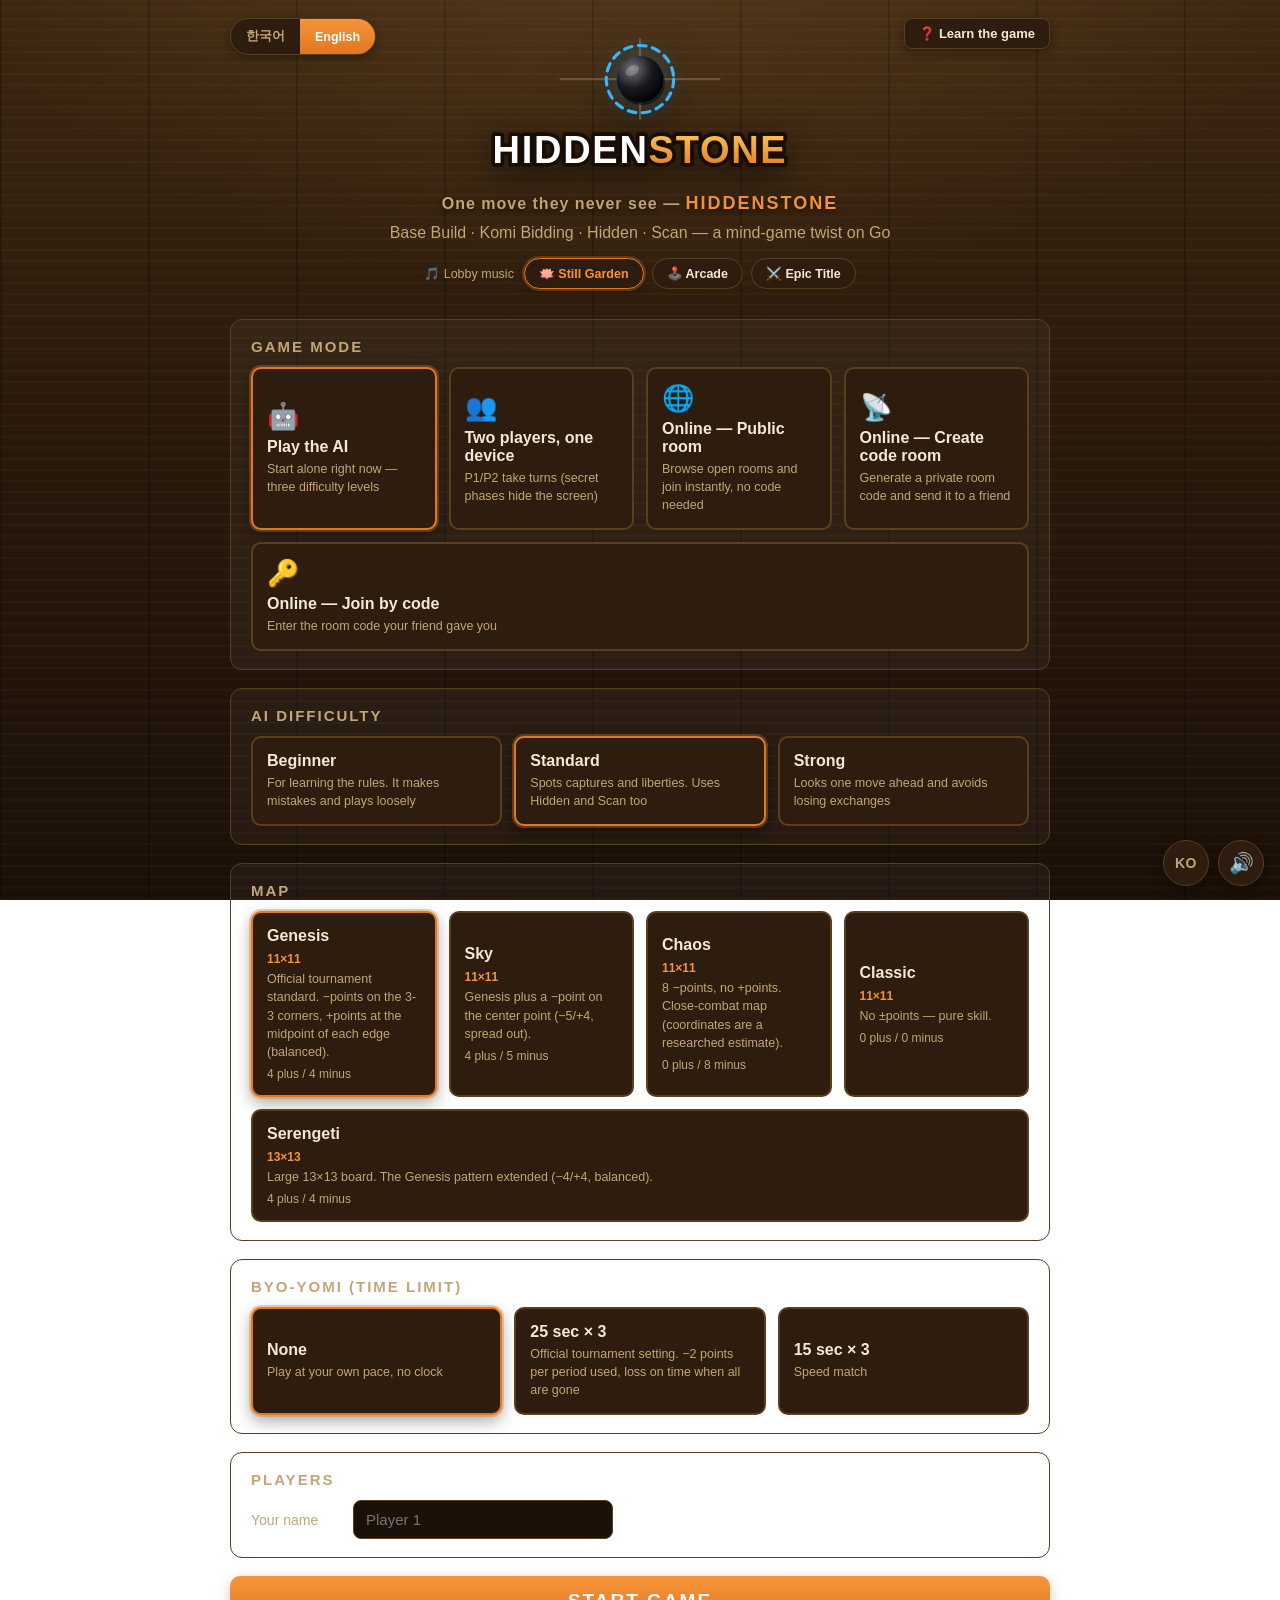
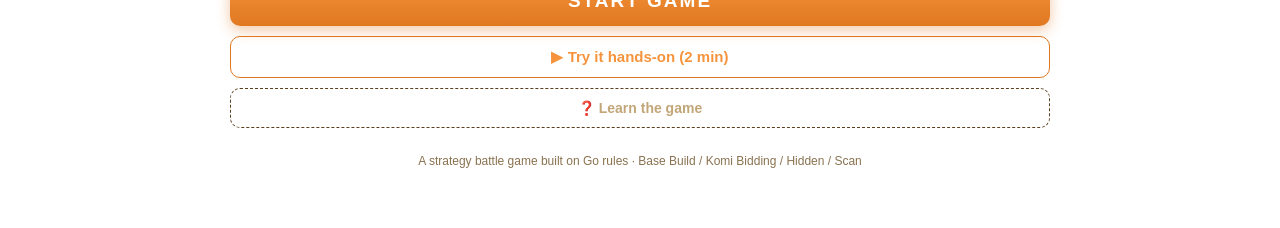
<file: index.html>
<!DOCTYPE html>
<html lang="ko">
<head>
<meta charset="UTF-8" />
<meta name="viewport" content="width=device-width, initial-scale=1.0" />
<title>히든스톤 HIDDENSTONE — 전략 바둑 대전</title>
<meta name="description" content="HIDDENSTONE — Go with a mind game. Base Build, Turn Bidding, Hidden and Scan." />
<meta name="theme-color" content="#1b1008" />
<link rel="icon" href="favicon.ico" sizes="any" />
<link rel="icon" type="image/png" href="assets/icon-192.png" sizes="192x192" />
<link rel="apple-touch-icon" href="assets/icon-180.png" />
<meta name="apple-mobile-web-app-capable" content="yes" />
<meta name="apple-mobile-web-app-status-bar-style" content="black-translucent" />
<meta name="apple-mobile-web-app-title" content="HIDDENSTONE" />
<meta name="mobile-web-app-capable" content="yes" />
<link rel="manifest" href="manifest.webmanifest" />
<link rel="stylesheet" href="css/style.css?v=9" />
<!-- 온라인 멀티플레이용 PeerJS / 공개 로비용 MQTT (둘 다 MIT, vendor/ 에 자체 호스팅).
     CDN을 쓰면 unpkg 장애·사내 방화벽에 막히고 오프라인에서도 못 쓴다. -->
<script src="vendor/peerjs-1.5.4.min.js"></script>
<script src="vendor/mqtt-5.10.1.min.js"></script>
</head>
<body>

<!-- ================= 로비 ================= -->
<div id="screen-lobby">
  <div class="lobby-top">
    <div class="lang-switch" id="lang-switch">
      <button class="lang-chip" data-lang="ko">한국어</button>
      <button class="lang-chip" data-lang="en">English</button>
    </div>
    <button id="btn-help-lobby" class="small-btn lobby-help-btn" data-i18n="guide.open">❓ 게임 배우기</button>
  </div>

  <header class="lobby-head">
    <h1 class="logo-wrap" aria-label="HIDDENSTONE">
      <svg class="logo-svg" viewBox="0 0 440 172" xmlns="http://www.w3.org/2000/svg" role="img">
        <defs>
          <linearGradient id="hsWord" x1="0" y1="0" x2="0" y2="1">
            <stop offset="0" stop-color="#ffc85e"/>
            <stop offset="1" stop-color="#e07820"/>
          </linearGradient>
          <radialGradient id="hsStone" cx="34%" cy="28%" r="78%">
            <stop offset="0" stop-color="#74747c"/>
            <stop offset="0.52" stop-color="#1b1b20"/>
            <stop offset="1" stop-color="#000000"/>
          </radialGradient>
          <radialGradient id="hsGlow" cx="50%" cy="50%" r="50%">
            <stop offset="0" stop-color="#38b6ff" stop-opacity="0.40"/>
            <stop offset="0.6" stop-color="#38b6ff" stop-opacity="0.10"/>
            <stop offset="1" stop-color="#38b6ff" stop-opacity="0"/>
          </radialGradient>
        </defs>

        <!-- 바둑판 교차점 -->
        <g stroke="#a07c46" stroke-opacity="0.5" stroke-width="2.5" stroke-linecap="round">
          <line x1="128" y1="50" x2="312" y2="50"/>
          <line x1="220" y1="4" x2="220" y2="96"/>
        </g>

        <!-- 히든 오라 -->
        <circle cx="220" cy="50" r="54" fill="url(#hsGlow)"/>

        <!-- 히든 표식: 점선 링 (게임 내 히든 돌 표기와 동일한 언어) -->
        <circle cx="220" cy="50" r="39" fill="none" stroke="#38b6ff" stroke-width="3.6"
                stroke-dasharray="9 7.5" stroke-linecap="round"/>

        <!-- 바둑돌 -->
        <ellipse cx="222" cy="54" rx="27" ry="26" fill="#000" opacity="0.45"/>
        <circle cx="220" cy="50" r="27" fill="url(#hsStone)"/>
        <ellipse cx="211" cy="40" rx="8.5" ry="5.5" fill="#ffffff" opacity="0.20"
                 transform="rotate(-30 211 40)"/>

        <!-- 워드마크 -->
        <text x="220" y="147" text-anchor="middle" font-size="44" font-weight="900"
              letter-spacing="2" stroke="#170d04" stroke-width="8.5"
              paint-order="stroke" stroke-linejoin="round"
              font-family="'Arial Black','Segoe UI',sans-serif">
          <tspan fill="#ffffff">HIDDEN</tspan><tspan fill="url(#hsWord)">STONE</tspan>
        </text>
      </svg>
      <span class="logo-ko" data-i18n-html="app.subtitle">보이지 않는 한 수, <b>히든스톤</b></span>
    </h1>
    <p class="tagline" data-i18n="app.tagline">베이스빌드 · 턴베팅 · 히든 · 스캔 — 심리전이 있는 바둑</p>
    <div class="bgm-row">
      <span class="bgm-label" data-i18n="lobby.bgmLabel">🎵 로비 음악</span>
      <button class="bgm-chip" data-bgm="zen" data-i18n="bgm.zen">🪷 고요한 기원</button>
      <button class="bgm-chip" data-bgm="arcade" data-i18n="bgm.arcade">🕹️ 아케이드</button>
      <button class="bgm-chip" data-bgm="epic" data-i18n="bgm.epic">⚔️ 에픽 타이틀</button>
    </div>
  </header>

  <section class="lobby-section">
    <h2 data-i18n="lobby.modeHead">게임 모드</h2>
    <div class="mode-row">
      <button type="button" class="mode-card selected" data-mode="ai">
        <div class="mode-icon">🤖</div>
        <div class="mode-name" data-i18n="mode.ai.name">AI와 대전</div>
        <div class="mode-desc" data-i18n="mode.ai.desc">혼자서 바로 시작 — 난이도 3단계</div>
      </button>
      <button type="button" class="mode-card" data-mode="hotseat">
        <div class="mode-icon">👥</div>
        <div class="mode-name" data-i18n="mode.hotseat.name">같은 기기에서 2인</div>
        <div class="mode-desc" data-i18n="mode.hotseat.desc">1P/2P가 번갈아 조작 (비밀 단계는 화면 가림)</div>
      </button>
      <button type="button" class="mode-card" data-mode="public">
        <div class="mode-icon">🌐</div>
        <div class="mode-name" data-i18n="mode.public.name">온라인 — 공개방</div>
        <div class="mode-desc" data-i18n="mode.public.desc">열린 방을 목록에서 보고 코드 없이 바로 참가</div>
      </button>
      <button type="button" class="mode-card" data-mode="host">
        <div class="mode-icon">📡</div>
        <div class="mode-name" data-i18n="mode.host.name">온라인 — 코드방 만들기</div>
        <div class="mode-desc" data-i18n="mode.host.desc">비공개 방 코드를 만들어 친구에게 전달</div>
      </button>
      <button type="button" class="mode-card" data-mode="guest">
        <div class="mode-icon">🔑</div>
        <div class="mode-name" data-i18n="mode.guest.name">온라인 — 코드로 참가</div>
        <div class="mode-desc" data-i18n="mode.guest.desc">친구에게 받은 방 코드로 접속</div>
      </button>
    </div>
    <p id="online-fairplay" style="display:none" class="fairplay-note" data-i18n-html="lobby.fairplay">—</p>
    <p id="online-warn" style="display:none" class="warn-note" data-i18n="lobby.onlineWarn">
      ⚠ PeerJS 라이브러리를 불러오지 못해 온라인 모드를 사용할 수 없습니다. 인터넷 연결을 확인하세요.
    </p>
    <div id="join-row" class="input-row" style="display:none">
      <label data-i18n="lobby.codeLabel">방 코드</label>
      <input id="join-code" type="text" maxlength="8" data-i18n-ph="lobby.codePh" placeholder="예: A3K7Q" autocomplete="off" />
    </div>

    <!-- 공개방 로비 -->
    <div id="online-public" style="display:none">
      <div class="lobby-bar">
        <span id="lobby-status" class="lobby-status" data-i18n="lobby.connecting">로비에 연결하는 중…</span>
        <button id="btn-create-public" class="mini-btn primary" data-i18n="lobby.createPublic">＋ 공개방 만들기</button>
        <button id="btn-refresh-public" class="mini-btn" data-i18n-title="lobby.refresh" title="목록 새로고침">↻</button>
      </div>
      <div id="room-list" class="room-list">
        <div class="room-empty" data-i18n="lobby.connecting">로비에 연결하는 중…</div>
      </div>
    </div>
  </section>

  <section class="lobby-section" id="ai-section">
    <h2 data-i18n="lobby.aiHead">AI 난이도</h2>
    <div class="mode-row">
      <button type="button" class="ai-card mode-card" data-level="easy">
        <div class="mode-name" data-i18n="ai.easy.name">입문</div>
        <div class="mode-desc" data-i18n="ai.easy.desc">규칙을 익히는 중이라면. 실수도 하고 느슨하게 둡니다</div>
      </button>
      <button type="button" class="ai-card mode-card selected" data-level="normal">
        <div class="mode-name" data-i18n="ai.normal.name">보통</div>
        <div class="mode-desc" data-i18n="ai.normal.desc">따냄·활로를 챕니다. 히든과 스캔도 씁니다</div>
      </button>
      <button type="button" class="ai-card mode-card" data-level="hard">
        <div class="mode-name" data-i18n="ai.hard.name">고수</div>
        <div class="mode-desc" data-i18n="ai.hard.desc">한 수 앞을 내다보고 손해 보는 수를 피합니다</div>
      </button>
    </div>
  </section>

  <section class="lobby-section" id="map-section">
    <h2 data-i18n="lobby.mapHead">맵 선택</h2>
    <div id="map-list" class="map-row"></div>
  </section>

  <section class="lobby-section" id="byo-section">
    <h2 data-i18n="lobby.byoHead">초읽기 (시간제)</h2>
    <div class="mode-row">
      <button type="button" class="byo-card mode-card selected" data-sec="0">
        <div class="mode-name" data-i18n="byo.none.name">없음</div>
        <div class="mode-desc" data-i18n="byo.none.desc">시간 제한 없이 편하게</div>
      </button>
      <button type="button" class="byo-card mode-card" data-sec="25">
        <div class="mode-name" data-i18n="byo.25.name">25초 × 3회</div>
        <div class="mode-desc" data-i18n="byo.25.desc">정식 대회 규격. 초읽기 소진 시 −2점, 전부 소진 시 시간패</div>
      </button>
      <button type="button" class="byo-card mode-card" data-sec="15">
        <div class="mode-name" data-i18n="byo.15.name">15초 × 3회</div>
        <div class="mode-desc" data-i18n="byo.15.desc">스피드전</div>
      </button>
    </div>
  </section>

  <section class="lobby-section" id="record-section" style="display:none">
    <h2 data-i18n="lobby.recordHead">내 전적</h2>
    <div class="rec-summary">
      <div class="rec-stat"><div class="rec-num" id="rec-games">0</div>
        <div class="rec-cap" data-i18n="rec.games">대국</div></div>
      <div class="rec-stat"><div class="rec-num win" id="rec-wins">0</div>
        <div class="rec-cap" data-i18n="rec.wins">승</div></div>
      <div class="rec-stat"><div class="rec-num loss" id="rec-losses">0</div>
        <div class="rec-cap" data-i18n="rec.losses">패</div></div>
      <div class="rec-stat"><div class="rec-num rate" id="rec-rate">-</div>
        <div class="rec-cap" data-i18n="rec.winRate">승률</div></div>
    </div>
    <div class="rec-bymode" id="rec-bymode"></div>
    <h3 class="rec-sub" data-i18n="lobby.recentHead">최근 대국</h3>
    <div id="recent-list" class="recent-list"></div>
    <p class="rec-note" data-i18n-html="rec.localNote">—</p>
  </section>

  <section class="lobby-section">
    <h2 data-i18n="lobby.playerHead">플레이어</h2>
    <div class="input-row">
      <label id="name-p1-label" data-i18n="label.p1">1P 이름</label>
      <input id="name-p1" type="text" maxlength="12" data-i18n-ph="name.p1" placeholder="플레이어 1" />
    </div>
    <div class="input-row" id="name-p2-row" style="display:none">
      <label data-i18n="label.p2">2P 이름</label>
      <input id="name-p2" type="text" maxlength="12" data-i18n-ph="name.p2" placeholder="플레이어 2" />
    </div>
  </section>

  <button id="btn-start" class="big-btn" data-i18n="lobby.start">게임 시작</button>
  <button id="btn-tutorial" class="learn-btn primary-learn" data-i18n="tut.open">▶ 직접 해보기 (2분)</button>
  <button id="btn-learn" class="learn-btn" data-i18n="guide.open">❓ 게임 배우기</button>

  <footer class="lobby-foot" data-i18n="app.footer">
    바둑 룰 기반 전략 대전 게임 · 베이스빌드 / 턴베팅 / 히든 / 스캔
  </footer>
</div>

<!-- ================= 게임 ================= -->
<div id="screen-game" class="hidden">
  <div id="tut-bar" class="tut-bar hidden">
    <div class="tut-n" id="tut-n">1 / 6</div>
    <div class="tut-text">
      <div class="tut-title" id="tut-title">—</div>
      <div class="tut-body" id="tut-body">—</div>
    </div>
    <div class="tut-btns">
      <button id="btn-tut-next" class="mini-btn primary" data-i18n="tut.next">다음 →</button>
      <button id="btn-tut-quit" class="mini-btn" data-i18n="tut.skip">튜토리얼 종료</button>
    </div>
  </div>

  <header class="game-head">
    <span id="phase-chip" class="chip" data-i18n="phase.base">베이스빌드</span>
    <span id="status-msg">-</span>
    <span class="head-btns">
      <button id="btn-help" class="small-btn" data-i18n="btn.rules">규칙</button>
      <button id="btn-leave" class="small-btn" data-i18n="btn.leave">나가기</button>
    </span>
  </header>

  <div class="game-body">
    <!-- 흑 패널 -->
    <aside id="panel-black" class="player-panel">
      <div class="p-stone black"></div>
      <div class="p-name" data-i18n="name.p1">플레이어 1</div>
      <div class="p-clock">00:00</div>
      <div class="p-score">0</div>
      <div class="p-detail"></div>
      <div class="p-btns">
        <button class="btn-hidden"><b>H</b> <span data-i18n="btn.hidden">히든</span> <span class="cnt">1</span></button>
        <button class="btn-scan"><b>S</b> <span data-i18n="btn.scan">스캔</span> <span class="cnt">1</span></button>
      </div>
    </aside>

    <!-- 보드 -->
    <main class="board-wrap">
      <canvas id="board" tabindex="0" role="application"
        aria-label="Game board — arrow keys move the cursor, Enter or Space plays"></canvas>
    </main>

    <!-- 백 패널 -->
    <aside id="panel-white" class="player-panel">
      <div class="p-stone white"></div>
      <div class="p-name" data-i18n="name.p2">플레이어 2</div>
      <div class="p-clock">00:00</div>
      <div class="p-score">0</div>
      <div class="p-detail"></div>
      <div class="p-btns">
        <button class="btn-hidden"><b>H</b> <span data-i18n="btn.hidden">히든</span> <span class="cnt">1</span></button>
        <button class="btn-scan"><b>S</b> <span data-i18n="btn.scan">스캔</span> <span class="cnt">1</span></button>
      </div>
    </aside>
  </div>

  <footer class="game-foot">
    <button id="btn-confirm" class="foot-btn primary">—</button>
    <button id="btn-pass" class="foot-btn" style="display:none" data-i18n="btn.pass">패스</button>
    <button id="btn-resume" class="foot-btn" style="display:none" data-i18n="btn.resume">대국 재개</button>
    <button id="btn-resign" class="foot-btn danger" data-i18n="btn.resign">기권</button>
  </footer>
</div>

<!-- ================= 기보 다시보기 ================= -->
<div id="screen-replay" class="hidden">
  <header class="rp-head">
    <button id="btn-rp-back" class="small-btn" data-i18n="replay.back">← 로비</button>
    <div class="rp-title">
      <span id="rp-title">—</span>
      <span id="rp-meta" class="rp-meta">—</span>
    </div>
  </header>

  <div class="rp-body">
    <main class="rp-board-wrap"><canvas id="replay-board"></canvas></main>
    <aside class="rp-side">
      <div class="rp-score">
        <div class="rp-sc"><span class="rp-dot black"></span>
          <span class="rp-sc-name" id="rp-name-b">-</span>
          <span class="rp-sc-num" id="rp-score-b">0</span></div>
        <div class="rp-sc"><span class="rp-dot white"></span>
          <span class="rp-sc-name" id="rp-name-w">-</span>
          <span class="rp-sc-num" id="rp-score-w">0</span></div>
      </div>
      <div class="rp-desc" id="rp-desc">-</div>
      <div class="rp-final" id="rp-final"></div>
    </aside>
  </div>

  <footer class="rp-foot">
    <button id="btn-rp-first" class="rp-btn">&#9198;</button>
    <button id="btn-rp-prev" class="rp-btn">&#9664;</button>
    <button id="btn-rp-play" class="rp-btn primary">&#9654;</button>
    <button id="btn-rp-next" class="rp-btn">&#9654;&#9654;</button>
    <button id="btn-rp-last" class="rp-btn">&#9197;</button>
    <input id="rp-range" type="range" min="0" max="1" value="0" />
    <span id="rp-count" class="rp-count">0 / 0</span>
  </footer>
</div>

<div id="toasts"></div>

<!-- ================= 오버레이 ================= -->
<div id="ov-handoff" class="overlay">
  <div class="ov-box">
    <h2 id="handoff-title" data-i18n="handoff.title">핸드오프</h2>
    <p id="handoff-desc">—</p>
    <button id="btn-handoff-ok" class="big-btn" data-i18n="handoff.ok">준비 완료 — 시작</button>
  </div>
</div>

<div id="ov-bet" class="overlay side">
  <div class="ov-box">
    <h2 id="bet-title" data-i18n="phase.betting">턴베팅</h2>
    <p class="ov-note" data-i18n-html="bet.note">—</p>
    <div class="bet-slider-row">
      <input id="bet-range" type="range" min="0" max="25" step="1" value="5" />
      <div class="bet-big"><span id="bet-value">5</span><span class="bet-unit" data-i18n="bet.unit">점</span></div>
    </div>
    <button id="btn-bet-ok" class="big-btn" data-i18n="bet.ok">베팅 확정</button>
  </div>
</div>

<div id="ov-wait" class="overlay">
  <div class="ov-box">
    <h2 data-i18n="wait.title">온라인 대기</h2>
    <p id="wait-msg" data-i18n="wait.default">기다리는 중…</p>
    <div id="room-code-row" style="display:none">
      <div class="room-code" id="room-code">-----</div>

      <div class="invite-box">
        <label class="invite-label" for="invite-link" data-i18n="wait.inviteLabel">초대 링크</label>
        <div class="invite-row">
          <input id="invite-link" class="invite-input" type="text" readonly />
          <button id="btn-copy-link" class="mini-btn primary" data-i18n="wait.copyLink">링크 복사</button>
        </div>
        <p class="ov-note" data-i18n-html="wait.linkNote">—</p>
      </div>

      <button id="btn-copy-code" class="small-btn" data-i18n="wait.copyCode">코드 복사</button>
      <p class="ov-note" data-i18n-html="wait.codeNote">—</p>
    </div>
    <button id="btn-wait-cancel" class="small-btn" data-i18n="wait.cancel">취소</button>
  </div>
</div>

<div id="ov-result" class="overlay">
  <div class="ov-box wide">
    <h2 id="result-winner" data-i18n="res.title">결과</h2>
    <div id="result-table"></div>
    <div class="ov-btn-row">
      <button id="btn-rematch" class="big-btn" data-i18n="btn.rematch">다시하기</button>
      <button id="btn-to-lobby" class="small-btn" data-i18n="btn.toLobby">로비로</button>
    </div>
  </div>
</div>

<div id="ov-confirm" class="overlay">
  <div class="ov-box">
    <p id="confirm-msg">—</p>
    <div class="ov-btn-row">
      <button id="btn-confirm-yes" class="big-btn" data-i18n="confirm.yes">확인</button>
      <button id="btn-confirm-no" class="small-btn" data-i18n="confirm.no">취소</button>
    </div>
  </div>
</div>

<div id="ov-tut-done" class="overlay">
  <div class="ov-box">
    <h2 data-i18n="tut.finish.title">준비 끝!</h2>
    <p data-i18n-html="tut.finish.body">—</p>
    <div class="ov-btn-row">
      <button id="btn-tut-ai" class="big-btn" data-i18n="tut.finish.playAI">AI와 한 판 두기</button>
      <button id="btn-tut-lobby" class="small-btn" data-i18n="tut.finish.lobby">로비로</button>
    </div>
  </div>
</div>

<div id="ov-help" class="overlay">
  <div class="ov-box wide help-box">
    <div class="g-tabs" role="tablist">
      <button class="g-tab selected" data-tab="how" data-i18n="guide.tabHow">게임 배우기</button>
      <button class="g-tab" data-tab="rules" data-i18n="guide.tabRules">규칙 요약</button>
    </div>

    <!-- 탭 1: 그림으로 배우는 가이드 (js/guide.js가 채운다) -->
    <div id="guide-body" class="g-scroll"></div>

    <!-- 탭 2: 규칙 요약 (빠른 참조) -->
    <div id="rules-body" class="g-scroll" style="display:none">
      <ul class="rules-list">
        <li data-i18n-html="help.1">—</li>
        <li data-i18n-html="help.2">—</li>
        <li data-i18n-html="help.3">—</li>
        <li data-i18n-html="help.4">—</li>
        <li data-i18n-html="help.5">—</li>
        <li data-i18n-html="help.6">—</li>
        <li data-i18n-html="help.7">—</li>
        <li data-i18n-html="help.8">—</li>
        <li data-i18n-html="help.9">—</li>
        <li data-i18n-html="help.10">—</li>
      </ul>
    </div>

    <button id="btn-help-close" class="big-btn" data-i18n="help.close">닫기</button>
  </div>
</div>

<div class="fixed-tools">
  <button id="btn-lang" class="tool-btn" data-i18n-title="lang.switchTo"><span id="lang-code">EN</span></button>
  <button id="btn-sound" class="tool-btn" data-i18n-title="sound.on">🔊</button>
</div>

<script src="js/i18n.js?v=9"></script>
<script src="js/guide.js?v=9"></script>
<script src="js/maps.js?v=9"></script>
<script src="js/engine.js?v=9"></script>
<script src="js/ai.js?v=9"></script>
<script src="js/ui.js?v=9"></script>
<script src="js/records.js?v=9"></script>
<script src="js/replay.js?v=9"></script>
<script src="js/tutorial.js?v=9"></script>
<script src="js/net.js?v=9"></script>
<script src="js/audio.js?v=9"></script>
<script src="js/main.js?v=9"></script>
<script>
  /* 오프라인 지원 — 등록 실패해도 게임은 그대로 돌아간다 */
  if ('serviceWorker' in navigator) {
    window.addEventListener('load', () => {
      navigator.serviceWorker.register('sw.js').catch((e) => {
        console.warn('서비스워커 등록 실패(오프라인만 미지원):', e);
      });
    });
  }
</script>
</body>
</html>
</file>
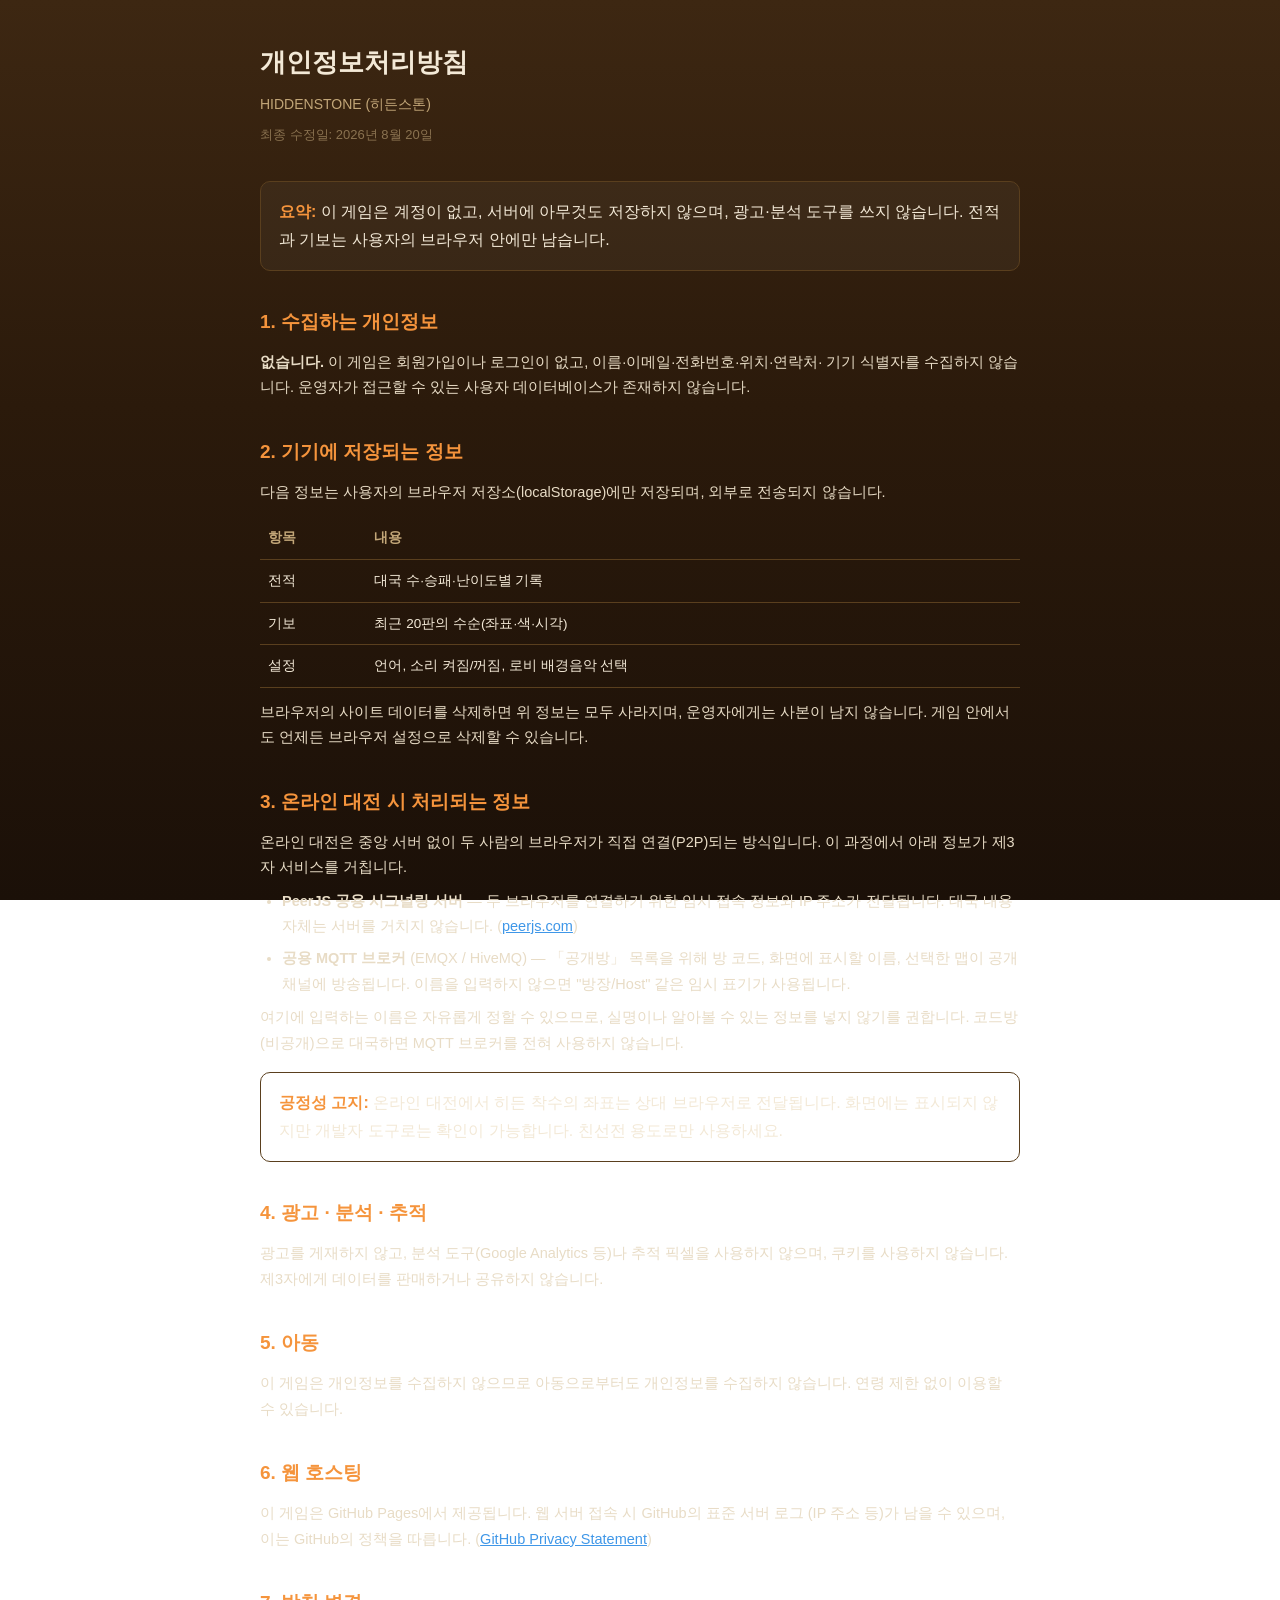
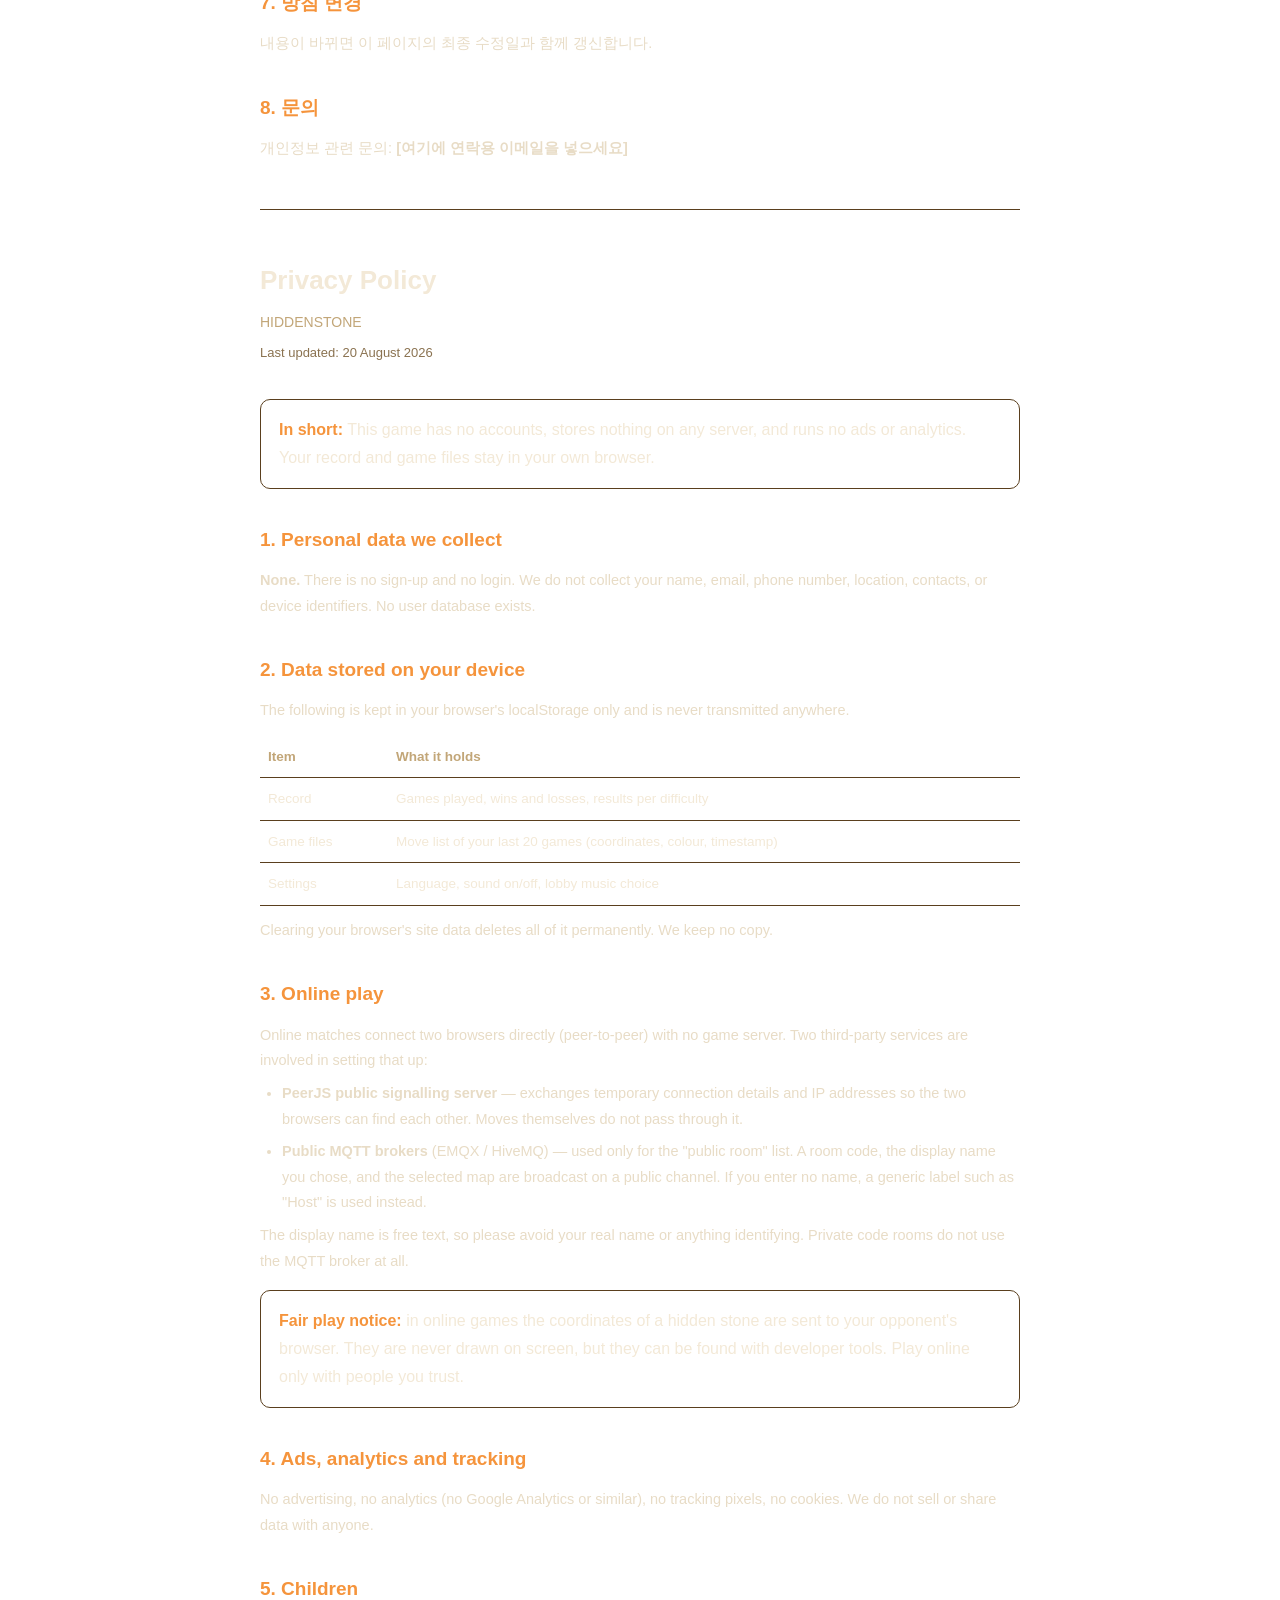
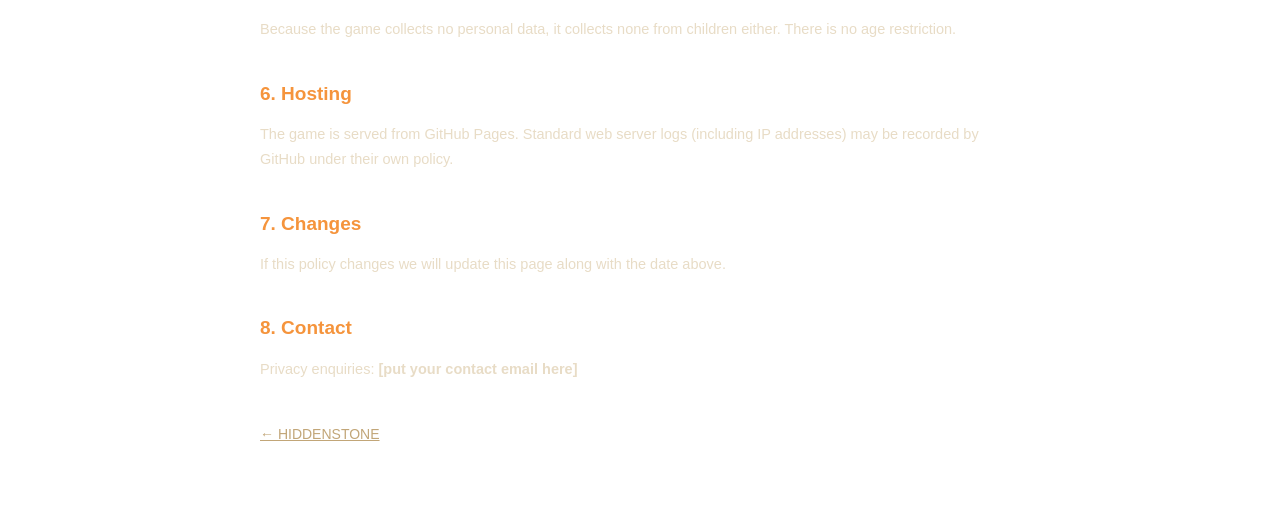
<file: privacy.html>
<!DOCTYPE html>
<html lang="ko">
<head>
<meta charset="UTF-8" />
<meta name="viewport" content="width=device-width, initial-scale=1.0" />
<title>개인정보처리방침 · Privacy Policy — HIDDENSTONE</title>
<meta name="theme-color" content="#1b1008" />
<link rel="icon" href="favicon.ico" sizes="any" />
<style>
  * { box-sizing: border-box; margin: 0; padding: 0; }
  body {
    background: linear-gradient(180deg, #3d2712 0%, #2b1a0b 45%, #1b1008 100%);
    background-attachment: fixed;
    color: #f3e9d7;
    font-family: 'Segoe UI', 'Malgun Gothic', sans-serif;
    line-height: 1.75; padding: 40px 20px 80px;
  }
  main { max-width: 760px; margin: 0 auto; }
  h1 { font-size: 26px; margin-bottom: 6px; }
  .sub { color: #c2a678; font-size: 14px; margin-bottom: 8px; }
  .updated { color: #8a7250; font-size: 13px; margin-bottom: 34px; }
  h2 { font-size: 19px; color: #f5943c; margin: 34px 0 12px; }
  h3 { font-size: 15px; margin: 20px 0 8px; }
  p, li { font-size: 14.5px; color: #e8dcc6; }
  ul { margin: 8px 0 8px 22px; }
  li { margin-bottom: 7px; }
  .box {
    background: rgba(255,255,255,0.04); border: 1px solid #5a3f1e;
    border-radius: 10px; padding: 16px 18px; margin: 16px 0;
  }
  .box strong { color: #f5943c; }
  hr { border: none; border-top: 1px solid #5a3f1e; margin: 48px 0; }
  a { color: #3f97e8; }
  .back { display: inline-block; margin-top: 40px; color: #c2a678; font-size: 14px; }
  table { width: 100%; border-collapse: collapse; margin: 12px 0; }
  th, td { border-bottom: 1px solid #5a3f1e; padding: 9px 8px; font-size: 13.5px; text-align: left; }
  th { color: #c2a678; font-weight: 700; }
</style>
</head>
<body>
<main>

<h1>개인정보처리방침</h1>
<p class="sub">HIDDENSTONE (히든스톤)</p>
<p class="updated">최종 수정일: 2026년 8월 20일</p>

<div class="box">
  <strong>요약:</strong> 이 게임은 계정이 없고, 서버에 아무것도 저장하지 않으며,
  광고·분석 도구를 쓰지 않습니다. 전적과 기보는 사용자의 브라우저 안에만 남습니다.
</div>

<h2>1. 수집하는 개인정보</h2>
<p><strong>없습니다.</strong> 이 게임은 회원가입이나 로그인이 없고, 이름·이메일·전화번호·위치·연락처·
기기 식별자를 수집하지 않습니다. 운영자가 접근할 수 있는 사용자 데이터베이스가 존재하지 않습니다.</p>

<h2>2. 기기에 저장되는 정보</h2>
<p>다음 정보는 사용자의 브라우저 저장소(localStorage)에만 저장되며, 외부로 전송되지 않습니다.</p>
<table>
  <tr><th>항목</th><th>내용</th></tr>
  <tr><td>전적</td><td>대국 수·승패·난이도별 기록</td></tr>
  <tr><td>기보</td><td>최근 20판의 수순(좌표·색·시각)</td></tr>
  <tr><td>설정</td><td>언어, 소리 켜짐/꺼짐, 로비 배경음악 선택</td></tr>
</table>
<p>브라우저의 사이트 데이터를 삭제하면 위 정보는 모두 사라지며, 운영자에게는 사본이 남지 않습니다.
게임 안에서도 언제든 브라우저 설정으로 삭제할 수 있습니다.</p>

<h2>3. 온라인 대전 시 처리되는 정보</h2>
<p>온라인 대전은 중앙 서버 없이 두 사람의 브라우저가 직접 연결(P2P)되는 방식입니다.
이 과정에서 아래 정보가 제3자 서비스를 거칩니다.</p>
<ul>
  <li><strong>PeerJS 공용 시그널링 서버</strong> — 두 브라우저를 연결하기 위한 임시 접속 정보와
      IP 주소가 전달됩니다. 대국 내용 자체는 서버를 거치지 않습니다.
      (<a href="https://peerjs.com/" target="_blank" rel="noopener">peerjs.com</a>)</li>
  <li><strong>공용 MQTT 브로커</strong> (EMQX / HiveMQ) — 「공개방」 목록을 위해
      방 코드, 화면에 표시할 이름, 선택한 맵이 공개 채널에 방송됩니다.
      이름을 입력하지 않으면 "방장/Host" 같은 임시 표기가 사용됩니다.</li>
</ul>
<p>여기에 입력하는 이름은 자유롭게 정할 수 있으므로, 실명이나 알아볼 수 있는 정보를 넣지 않기를 권합니다.
코드방(비공개)으로 대국하면 MQTT 브로커를 전혀 사용하지 않습니다.</p>

<div class="box">
  <strong>공정성 고지:</strong> 온라인 대전에서 히든 착수의 좌표는 상대 브라우저로 전달됩니다.
  화면에는 표시되지 않지만 개발자 도구로는 확인이 가능합니다. 친선전 용도로만 사용하세요.
</div>

<h2>4. 광고 · 분석 · 추적</h2>
<p>광고를 게재하지 않고, 분석 도구(Google Analytics 등)나 추적 픽셀을 사용하지 않으며,
쿠키를 사용하지 않습니다. 제3자에게 데이터를 판매하거나 공유하지 않습니다.</p>

<h2>5. 아동</h2>
<p>이 게임은 개인정보를 수집하지 않으므로 아동으로부터도 개인정보를 수집하지 않습니다.
연령 제한 없이 이용할 수 있습니다.</p>

<h2>6. 웹 호스팅</h2>
<p>이 게임은 GitHub Pages에서 제공됩니다. 웹 서버 접속 시 GitHub의 표준 서버 로그
(IP 주소 등)가 남을 수 있으며, 이는 GitHub의 정책을 따릅니다.
(<a href="https://docs.github.com/en/site-policy/privacy-policies/github-general-privacy-statement" target="_blank" rel="noopener">GitHub Privacy Statement</a>)</p>

<h2>7. 방침 변경</h2>
<p>내용이 바뀌면 이 페이지의 최종 수정일과 함께 갱신합니다.</p>

<h2>8. 문의</h2>
<p>개인정보 관련 문의: <strong>[여기에 연락용 이메일을 넣으세요]</strong></p>

<hr>

<h1>Privacy Policy</h1>
<p class="sub">HIDDENSTONE</p>
<p class="updated">Last updated: 20 August 2026</p>

<div class="box">
  <strong>In short:</strong> This game has no accounts, stores nothing on any server, and runs no
  ads or analytics. Your record and game files stay in your own browser.
</div>

<h2>1. Personal data we collect</h2>
<p><strong>None.</strong> There is no sign-up and no login. We do not collect your name, email,
phone number, location, contacts, or device identifiers. No user database exists.</p>

<h2>2. Data stored on your device</h2>
<p>The following is kept in your browser's localStorage only and is never transmitted anywhere.</p>
<table>
  <tr><th>Item</th><th>What it holds</th></tr>
  <tr><td>Record</td><td>Games played, wins and losses, results per difficulty</td></tr>
  <tr><td>Game files</td><td>Move list of your last 20 games (coordinates, colour, timestamp)</td></tr>
  <tr><td>Settings</td><td>Language, sound on/off, lobby music choice</td></tr>
</table>
<p>Clearing your browser's site data deletes all of it permanently. We keep no copy.</p>

<h2>3. Online play</h2>
<p>Online matches connect two browsers directly (peer-to-peer) with no game server. Two third-party
services are involved in setting that up:</p>
<ul>
  <li><strong>PeerJS public signalling server</strong> — exchanges temporary connection details and
      IP addresses so the two browsers can find each other. Moves themselves do not pass through it.</li>
  <li><strong>Public MQTT brokers</strong> (EMQX / HiveMQ) — used only for the "public room" list.
      A room code, the display name you chose, and the selected map are broadcast on a public channel.
      If you enter no name, a generic label such as "Host" is used instead.</li>
</ul>
<p>The display name is free text, so please avoid your real name or anything identifying.
Private code rooms do not use the MQTT broker at all.</p>

<div class="box">
  <strong>Fair play notice:</strong> in online games the coordinates of a hidden stone are sent to
  your opponent's browser. They are never drawn on screen, but they can be found with developer
  tools. Play online only with people you trust.
</div>

<h2>4. Ads, analytics and tracking</h2>
<p>No advertising, no analytics (no Google Analytics or similar), no tracking pixels, no cookies.
We do not sell or share data with anyone.</p>

<h2>5. Children</h2>
<p>Because the game collects no personal data, it collects none from children either.
There is no age restriction.</p>

<h2>6. Hosting</h2>
<p>The game is served from GitHub Pages. Standard web server logs (including IP addresses) may be
recorded by GitHub under their own policy.</p>

<h2>7. Changes</h2>
<p>If this policy changes we will update this page along with the date above.</p>

<h2>8. Contact</h2>
<p>Privacy enquiries: <strong>[put your contact email here]</strong></p>

<a class="back" href="./">← HIDDENSTONE</a>
</main>
</body>
</html>
</file>
<file: css/style.css>
/* =========================================================
 * HIDDENSTONE — 스타일
 * 짙은 원목 배경 + 종이 질감 보드 +
 * 주황 H(히든) / 파랑 S(스캔) 버튼
 * ========================================================= */
* { box-sizing: border-box; margin: 0; padding: 0; }

:root {
  --bg: #1b1008;
  --bg2: #33200f;
  --panel: #2e1d0e;
  --panel-edge: #5a3f1e;
  --text: #f3e9d7;
  --dim: #c2a678;
  --orange: #e07820;
  --orange-hi: #f5943c;
  --blue: #2578c8;
  --blue-hi: #3f97e8;
  --good: #3dbb6e;
  --bad: #e14b3b;
  --warn: #e0a020;
}

html, body { height: 100%; }
body {
  /* 원작 사이트풍 — 짙은 원목(바둑판) 질감: 널빤지 이음새 + 나뭇결 + 따뜻한 조명 */
  background:
    radial-gradient(1100px 650px at 50% -120px, rgba(255, 186, 92, 0.13), transparent 65%),
    repeating-linear-gradient(90deg, rgba(0,0,0,0.22) 0 2px, transparent 2px 148px),
    repeating-linear-gradient(0deg,
      rgba(255,220,160,0.022) 0 2px, transparent 2px 5px,
      rgba(0,0,0,0.05) 5px 6px, transparent 6px 11px),
    linear-gradient(180deg, #3d2712 0%, #2b1a0b 45%, #1b1008 100%);
  background-attachment: fixed;
  color: var(--text);
  font-family: 'Segoe UI', 'Malgun Gothic', '맑은 고딕', sans-serif;
  min-height: 100vh;
}

.hidden { display: none !important; }

/* ---------------- 로비 ---------------- */
#screen-lobby {
  position: relative;
  max-width: 860px;
  margin: 0 auto;
  padding: 36px 20px 60px;
}
.lobby-head { text-align: center; margin-bottom: 30px; }
.lobby-help-btn {
  position: absolute; top: 18px; right: 20px; z-index: 5;
  font-size: 14px; font-weight: 700; padding: 9px 16px;
  border-color: var(--orange);
  box-shadow: 0 3px 10px rgba(0,0,0,0.35);
}
.lobby-help-btn:hover { background: var(--orange); color: #fff; }
.logo-wrap { display: flex; flex-direction: column; align-items: center; gap: 6px; }
.logo-svg {
  width: min(380px, 76vw); display: block;
  filter: drop-shadow(0 8px 18px rgba(0,0,0,0.55));
}
.logo-ko {
  font-size: 16px; color: var(--dim); font-weight: 600;
  letter-spacing: 1px; text-shadow: 0 2px 6px rgba(0,0,0,0.6);
  margin-top: 2px;
}
.logo-ko b { color: var(--orange-hi); font-size: 18px; letter-spacing: 2px; }

/* 언어 전환 (로비 좌상단) */
.lang-switch {
  position: absolute; top: 18px; left: 20px; z-index: 5;
  display: inline-flex; gap: 0;
  border: 1px solid var(--panel-edge); border-radius: 20px;
  background: var(--panel); overflow: hidden;
  box-shadow: 0 3px 10px rgba(0,0,0,0.35);
}
.lang-chip {
  background: transparent; color: var(--dim); border: none;
  padding: 9px 15px; font-size: 12.5px; font-weight: 700; cursor: pointer;
  transition: background .15s, color .15s;
  font-family: inherit;
}
.lang-chip:hover { color: var(--text); }
.lang-chip.selected {
  background: linear-gradient(180deg, var(--orange-hi), var(--orange));
  color: #fff;
}
.tagline { color: var(--dim); margin-top: 10px; }

/* 로비 BGM 선택 칩 */
.bgm-row {
  display: flex; align-items: center; justify-content: center;
  gap: 8px; margin-top: 16px; flex-wrap: wrap;
}
.bgm-label { font-size: 12.5px; color: var(--dim); margin-right: 2px; }
.bgm-chip {
  background: var(--panel); color: var(--text);
  border: 1px solid var(--panel-edge); border-radius: 20px;
  padding: 7px 14px; font-size: 12.5px; font-weight: 700; cursor: pointer;
  transition: border-color .15s, box-shadow .15s, transform .1s;
}
.bgm-chip:hover { transform: translateY(-1px); border-color: var(--dim); }
.bgm-chip.selected {
  border-color: var(--orange);
  color: var(--orange-hi);
  box-shadow: 0 0 0 2px rgba(224,120,32,0.3), 0 3px 10px rgba(0,0,0,0.35);
}

.lobby-section {
  background: rgba(255,255,255,0.04);
  border: 1px solid var(--panel-edge);
  border-radius: 12px;
  padding: 18px 20px;
  margin-bottom: 18px;
}
.lobby-section h2 {
  font-size: 15px; color: var(--dim);
  margin-bottom: 12px; letter-spacing: 2px;
}

.mode-row, .map-row { display: flex; gap: 12px; flex-wrap: wrap; }
.mode-card, .map-card {
  flex: 1 1 180px;
  background: var(--panel);
  border: 2px solid var(--panel-edge);
  border-radius: 10px;
  padding: 14px;
  cursor: pointer;
  transition: border-color .15s, transform .1s, box-shadow .15s;
  user-select: none;
}
.mode-card:hover, .map-card:hover { transform: translateY(-2px); }
.mode-card.selected, .map-card.selected {
  border-color: var(--orange);
  box-shadow: 0 0 0 2px rgba(224,120,32,0.35), 0 6px 16px rgba(0,0,0,0.35);
}
.mode-icon { font-size: 26px; margin-bottom: 6px; }
.mode-name, .map-name { font-weight: 700; margin-bottom: 4px; }
.mode-desc, .map-desc { font-size: 12.5px; color: var(--dim); line-height: 1.45; }
.map-size { display: inline-block; font-size: 12px; color: var(--orange-hi); font-weight: 700; margin-bottom: 4px; }
.map-pts { font-size: 12px; color: var(--dim); margin-top: 6px; }

.input-row { display: flex; align-items: center; gap: 12px; margin-top: 10px; }
.input-row label { width: 90px; color: var(--dim); font-size: 14px; }
.input-row input {
  flex: 1; max-width: 260px;
  background: #1c1108; color: var(--text);
  border: 1px solid var(--panel-edge); border-radius: 8px;
  padding: 10px 12px; font-size: 15px;
}
.input-row input:focus { outline: 2px solid var(--blue); }
#join-code { text-transform: uppercase; letter-spacing: 4px; font-weight: 700; }

.warn-note { color: var(--warn); font-size: 13px; margin-top: 10px; }

/* 공개방 로비 */
#online-public { margin-top: 14px; }
.lobby-bar {
  display: flex; align-items: center; gap: 10px; margin-bottom: 12px; flex-wrap: wrap;
}
.lobby-status {
  flex: 1; font-size: 13px; color: var(--dim);
  display: inline-flex; align-items: center; gap: 7px; min-width: 120px;
}
.lobby-status::before {
  content: ''; width: 9px; height: 9px; border-radius: 50%;
  background: var(--warn); box-shadow: 0 0 8px var(--warn);
}
.lobby-status.ok::before { background: var(--good); box-shadow: 0 0 8px var(--good); }
.lobby-status.error::before { background: var(--bad); box-shadow: 0 0 8px var(--bad); }
.lobby-status.connecting::before { animation: blink 1s step-start infinite; }

.mini-btn {
  background: var(--panel); color: var(--text);
  border: 1px solid var(--panel-edge); border-radius: 8px;
  padding: 8px 14px; font-size: 13px; font-weight: 700; cursor: pointer;
  white-space: nowrap;
}
.mini-btn:hover { border-color: var(--dim); }
.mini-btn.primary {
  background: linear-gradient(180deg, var(--good), #2c9755); border: none; color: #fff;
}
.mini-btn:disabled { filter: grayscale(0.7) brightness(0.7); cursor: not-allowed; }

.room-list {
  display: flex; flex-direction: column; gap: 8px;
  max-height: 260px; overflow-y: auto;
}
.room-item {
  display: flex; align-items: center; gap: 12px;
  background: var(--panel); border: 1px solid var(--panel-edge);
  border-radius: 10px; padding: 11px 14px;
}
.room-item .r-host { font-weight: 700; font-size: 15px; flex-shrink: 0; }
.room-item .r-meta { flex: 1; font-size: 12.5px; color: var(--dim); }
.room-item .r-badge {
  font-size: 11px; color: var(--orange-hi); border: 1px solid var(--panel-edge);
  border-radius: 20px; padding: 2px 9px;
}
.room-item .r-join {
  background: linear-gradient(180deg, var(--orange-hi), var(--orange));
  color: #fff; border: none; border-radius: 8px;
  padding: 8px 18px; font-size: 14px; font-weight: 800; cursor: pointer;
}
.room-item .r-join:hover { filter: brightness(1.08); }
.room-empty {
  text-align: center; color: var(--dim); font-size: 13px;
  padding: 26px 10px; border: 1px dashed var(--panel-edge); border-radius: 10px;
}

.big-btn {
  display: block;
  width: 100%;
  background: linear-gradient(180deg, var(--orange-hi), var(--orange));
  color: #fff; border: none; border-radius: 10px;
  font-size: 19px; font-weight: 800; letter-spacing: 2px;
  padding: 14px; cursor: pointer;
  box-shadow: 0 4px 14px rgba(224,120,32,0.4);
  transition: filter .12s, transform .08s;
}
.big-btn:hover { filter: brightness(1.08); }
.big-btn:active { transform: scale(0.99); }
.big-btn:disabled { filter: grayscale(0.7) brightness(0.7); cursor: not-allowed; }

.lobby-foot { text-align: center; color: #8a7250; font-size: 12px; margin-top: 26px; }

/* ---------------- 게임 화면 ---------------- */
#screen-game {
  display: flex; flex-direction: column;
  height: 100vh; padding: 10px 14px;
  max-width: 1280px; margin: 0 auto;
}
.game-head {
  display: flex; align-items: center; gap: 12px;
  padding: 6px 4px 10px;
}
.chip {
  background: linear-gradient(180deg, var(--orange-hi), var(--orange));
  color: #fff; font-weight: 800; font-size: 13px;
  border-radius: 20px; padding: 5px 14px; letter-spacing: 2px;
  white-space: nowrap;
}
#status-msg { flex: 1; color: var(--text); font-size: 15px; }
.head-btns { display: flex; gap: 8px; }

.small-btn {
  background: var(--panel); color: var(--text);
  border: 1px solid var(--panel-edge); border-radius: 8px;
  padding: 7px 14px; font-size: 13px; cursor: pointer;
}
.small-btn:hover { border-color: var(--dim); }

.game-body {
  flex: 1; display: flex; gap: 14px; min-height: 0;
  align-items: stretch;
}

.player-panel {
  width: 190px; flex-shrink: 0;
  background: var(--panel);
  border: 2px solid var(--panel-edge);
  border-radius: 12px;
  padding: 14px 12px;
  display: flex; flex-direction: column; align-items: center; gap: 8px;
  transition: border-color .2s, box-shadow .2s;
}
.player-panel.active {
  border-color: var(--orange);
  box-shadow: 0 0 18px rgba(224,120,32,0.35);
}
.p-stone { width: 34px; height: 34px; border-radius: 50%; }
.p-stone.black { background: radial-gradient(circle at 33% 30%, #666, #000); border: 1px solid #000; }
.p-stone.white { background: radial-gradient(circle at 33% 30%, #fff, #c8c5b8); border: 1px solid #999; }
.p-name { font-weight: 700; font-size: 15px; text-align: center; word-break: break-all; }
.p-clock { font-size: 12px; color: var(--dim); font-variant-numeric: tabular-nums; }
.p-clock.urgent { color: var(--bad); font-weight: 800; animation: blink 1s step-start infinite; }
@keyframes blink { 50% { opacity: 0.35; } }

/* 언어/음소거 토글 (우하단 고정) */
/* 가로 배치 — 세로로 쌓으면 대국 화면에서 백 패널의 스캔 버튼을 가린다 */
.fixed-tools {
  position: fixed; right: 16px; bottom: 14px; z-index: 400;
  display: flex; flex-direction: row; gap: 9px;
}
.tool-btn {
  width: 46px; height: 46px; border-radius: 50%;
  background: var(--panel); color: var(--text);
  border: 1px solid var(--panel-edge);
  font-size: 20px; font-weight: 800; cursor: pointer;
  box-shadow: 0 4px 14px rgba(0,0,0,0.4);
  transition: transform .1s, border-color .15s;
  display: flex; align-items: center; justify-content: center;
}
.tool-btn:hover { transform: scale(1.08); border-color: var(--orange); }
#btn-sound.muted { opacity: 0.6; }
#btn-lang { font-size: 14px; letter-spacing: 0.5px; color: var(--dim); }
#btn-lang:hover { color: var(--orange-hi); }
.p-score { font-size: 40px; font-weight: 900; color: var(--orange-hi); line-height: 1; }
.p-detail { font-size: 11.5px; color: var(--dim); text-align: center; line-height: 1.6; }

.p-btns { display: flex; flex-direction: column; gap: 8px; width: 100%; margin-top: auto; }
.btn-hidden, .btn-scan {
  display: flex; align-items: center; gap: 8px; justify-content: center;
  border: none; border-radius: 8px; color: #fff;
  font-size: 14px; font-weight: 700; padding: 10px; cursor: pointer;
  transition: filter .12s, box-shadow .15s;
}
.btn-hidden b, .btn-scan b {
  display: inline-flex; align-items: center; justify-content: center;
  width: 22px; height: 22px; border-radius: 5px;
  background: rgba(255,255,255,0.25); font-size: 13px;
}
.btn-hidden { background: linear-gradient(180deg, var(--orange-hi), var(--orange)); }
.btn-scan { background: linear-gradient(180deg, var(--blue-hi), var(--blue)); }
.btn-hidden:hover, .btn-scan:hover { filter: brightness(1.1); }
.btn-hidden:disabled, .btn-scan:disabled { filter: grayscale(0.8) brightness(0.55); cursor: not-allowed; }
.btn-hidden.armed { box-shadow: 0 0 0 3px #fff, 0 0 16px var(--orange-hi); }
.btn-scan.armed { box-shadow: 0 0 0 3px #fff, 0 0 16px var(--blue-hi); }
.cnt {
  background: rgba(0,0,0,0.3); border-radius: 10px;
  min-width: 20px; padding: 1px 7px; font-size: 12px;
}

.board-wrap {
  flex: 1; display: flex; align-items: center; justify-content: center;
  min-width: 0; min-height: 0;
}
#board { border-radius: 12px; box-shadow: 0 10px 34px rgba(0,0,0,0.55); }

.game-foot {
  display: flex; gap: 10px; justify-content: center; padding: 12px 0 4px;
}
.foot-btn {
  background: var(--panel); color: var(--text);
  border: 1px solid var(--panel-edge); border-radius: 9px;
  font-size: 15px; font-weight: 700;
  padding: 11px 26px; cursor: pointer;
}
.foot-btn:hover { border-color: var(--dim); }
.foot-btn.primary {
  background: linear-gradient(180deg, var(--good), #2c9755);
  border: none;
}
.foot-btn.primary:disabled { filter: grayscale(0.8) brightness(0.6); cursor: not-allowed; }
.foot-btn.danger { color: #f2a49b; border-color: #6e3730; }
.foot-btn.danger:hover { background: #3a1f1b; }

/* ---------------- 토스트 ---------------- */
#toasts {
  position: fixed; top: 60px; left: 50%; transform: translateX(-50%);
  display: flex; flex-direction: column; gap: 8px; z-index: 600;
  pointer-events: none;
  align-items: center;
}
.toast {
  background: rgba(34,22,11,0.96);
  border: 1px solid var(--panel-edge);
  border-left: 4px solid var(--dim);
  color: var(--text);
  border-radius: 8px; padding: 10px 18px;
  font-size: 14px; max-width: 560px;
  opacity: 0; transform: translateY(-8px);
  transition: opacity .3s, transform .3s;
  box-shadow: 0 6px 20px rgba(0,0,0,0.5);
}
.toast.show { opacity: 1; transform: translateY(0); }
.toast.good { border-left-color: var(--good); }
.toast.bad { border-left-color: var(--bad); }
.toast.warn { border-left-color: var(--warn); }

/* ---------------- 오버레이 ---------------- */
/* 고정 도구(z 400)보다 위 — 모달의 닫기/확정 버튼이 가려지면 안 된다 */
.overlay {
  position: fixed; inset: 0; z-index: 500;
  background: rgba(16,9,3,0.87);
  backdrop-filter: blur(4px);
  display: none;
  align-items: center; justify-content: center;
}
.overlay.show { display: flex; }

/* 사이드 도킹 오버레이 — 보드를 가리지 않고 옆에 떠 있음 (턴베팅용) */
.overlay.side {
  background: transparent;
  backdrop-filter: none;
  pointer-events: none;
  justify-content: flex-end;
}
.overlay.side .ov-box {
  pointer-events: auto;
  margin-right: 22px;
  width: min(330px, 92vw);
  border-color: var(--orange);
  box-shadow: 0 14px 44px rgba(0,0,0,0.65), 0 0 0 2px rgba(224,120,32,0.28);
}
@media (max-width: 900px) {
  .overlay.side { justify-content: center; align-items: flex-end; }
  .overlay.side .ov-box { margin: 0 0 16px 0; }
}
.ov-box {
  background: var(--panel);
  border: 2px solid var(--panel-edge);
  border-radius: 14px;
  padding: 30px 34px;
  width: min(440px, 92vw);
  text-align: center;
  box-shadow: 0 20px 60px rgba(0,0,0,0.6);
}
.ov-box.wide { width: min(560px, 94vw); }
.ov-box h2 { margin-bottom: 14px; font-size: 22px; }
.ov-box p { color: var(--dim); line-height: 1.6; margin-bottom: 18px; }
.ov-note { font-size: 13px; }
.ov-btn-row { display: flex; gap: 10px; align-items: center; }
.ov-btn-row .big-btn { flex: 1; }

.bet-slider-row { display: flex; align-items: center; gap: 16px; margin: 10px 0 22px; }
#bet-range { flex: 1; accent-color: var(--orange); height: 30px; }
.bet-big { font-size: 34px; font-weight: 900; color: var(--orange-hi); min-width: 90px; white-space: nowrap; }
.bet-unit { font-size: 16px; font-weight: 700; margin-left: 3px; }

.room-code {
  font-size: 44px; font-weight: 900; letter-spacing: 10px;
  color: var(--orange-hi); margin: 10px 0;
  text-shadow: 0 0 24px rgba(245,148,60,0.5);
}
#btn-copy-code { margin-bottom: 12px; }

#result-table table {
  width: 100%; border-collapse: collapse; margin-bottom: 14px;
}
#result-table th, #result-table td {
  border-bottom: 1px solid var(--panel-edge);
  padding: 7px 10px; font-size: 14px; text-align: center;
}
#result-table th { color: var(--dim); font-size: 13px; }
#result-table td:first-child { text-align: left; color: var(--dim); }
#result-table tr.total td { font-weight: 900; font-size: 17px; color: var(--orange-hi); border-bottom: none; }
.tie-note { color: var(--warn); font-weight: 700; }
.cap-note { color: var(--dim); font-size: 12px; margin-bottom: 10px; }

.help-box { text-align: left; max-height: 86vh; overflow-y: auto; }
.help-box h2 { text-align: center; }
.help-box ul { margin: 0 0 18px 18px; }
.help-box li { color: var(--text); font-size: 13.5px; line-height: 1.7; margin-bottom: 9px; }
.help-box li b { color: var(--orange-hi); }
.pt-plus {
  background: var(--orange); color: #fff; border-radius: 50%;
  display: inline-block; width: 18px; height: 18px; text-align: center; font-weight: 800; line-height: 18px;
}
.pt-minus {
  background: #3e6285; color: #fff; border-radius: 50%;
  display: inline-block; width: 18px; height: 18px; text-align: center; font-weight: 800; line-height: 18px;
}

/* ---------------- 반응형 ---------------- */
@media (max-width: 760px) {
  /* 좁은 화면에서는 상태 문구를 칩·버튼 아래 한 줄로 내린다.
     안 그러면 flex가 문구를 아주 좁은 세로 칸으로 밀어넣는다. */
  .game-head { flex-wrap: wrap; row-gap: 6px; }
  #status-msg { order: 3; flex: 1 0 100%; font-size: 13.5px; line-height: 1.5; }
}

@media (max-width: 900px) {
  .game-body { flex-direction: column; align-items: center; overflow-y: auto; }
  .player-panel {
    width: 100%; max-width: 560px;
    flex-direction: row; flex-wrap: wrap; justify-content: space-between;
    padding: 10px 12px;
  }
  .p-btns { flex-direction: row; width: auto; margin-top: 0; }
  .p-detail { display: none; }
  .p-score { font-size: 26px; }
  .board-wrap { width: 100%; max-width: 560px; aspect-ratio: 1; flex: none; }
  /* 하단 고정 버튼(언어/소리)이 푸터 버튼을 덮지 않도록 스크롤 여백 확보 */
  #screen-game { height: auto; min-height: 100vh; padding-bottom: 76px; }
  #screen-lobby { padding-bottom: 86px; }
}

/* 좁은 화면: 로비 상단 버튼이 로고와 겹치지 않게 흐름 배치로 전환 */
@media (max-width: 600px) {
  #screen-lobby { padding-top: 14px; }
  .lang-switch, .lobby-help-btn { position: static; }
  .lobby-top {
    display: flex; align-items: center; justify-content: space-between;
    gap: 10px; margin-bottom: 14px;
  }
  .lang-chip { padding: 8px 12px; font-size: 12px; }
}

/* =========================================================
 * 일러스트 가이드 ("게임 배우기") — js/guide.js가 채우는 영역
 * ========================================================= */
.ov-box.help-box {
  width: min(880px, 96vw);
  max-height: 92vh;
  display: flex; flex-direction: column;
  padding: 18px 20px 18px;
  overflow: hidden;               /* 스크롤은 .g-scroll이 담당 */
}
.g-tabs {
  display: flex; gap: 8px; flex-shrink: 0;
  border-bottom: 1px solid var(--panel-edge);
  margin-bottom: 14px; padding-bottom: 12px;
}
.g-tab {
  flex: 1;
  background: transparent; color: var(--dim);
  border: 1px solid var(--panel-edge); border-radius: 9px;
  padding: 10px 14px; font-size: 14px; font-weight: 700; cursor: pointer;
  font-family: inherit; transition: color .15s, border-color .15s, background .15s;
}
.g-tab:hover { color: var(--text); border-color: var(--dim); }
.g-tab.selected {
  background: linear-gradient(180deg, var(--orange-hi), var(--orange));
  border-color: transparent; color: #fff;
}
.g-scroll {
  flex: 1; min-height: 0; overflow-y: auto;
  padding-right: 6px; text-align: left;
}
.g-intro, .g-outro {
  color: var(--text); font-size: 14.5px; line-height: 1.75;
  background: rgba(255,255,255,0.04);
  border-left: 3px solid var(--orange);
  border-radius: 8px; padding: 12px 14px; margin-bottom: 6px;
}
.g-intro b, .g-outro b { color: var(--orange-hi); }
.g-outro { border-left-color: var(--dim); margin-top: 18px; margin-bottom: 4px; }

.g-sec { padding: 22px 0 6px; border-bottom: 1px solid rgba(90,63,30,0.45); }
.g-sec:last-of-type { border-bottom: none; }
.g-sec h3 {
  display: flex; align-items: center; gap: 10px;
  font-size: 18px; color: var(--text); margin-bottom: 8px;
}
.g-num {
  display: inline-flex; align-items: center; justify-content: center;
  width: 26px; height: 26px; flex-shrink: 0;
  border-radius: 50%; background: var(--orange); color: #fff;
  font-size: 14px; font-weight: 900;
}
.g-lead { color: var(--dim); font-size: 14px; line-height: 1.7; margin-bottom: 4px; }
.g-lead b { color: var(--orange-hi); }
.g-points { margin: 12px 0 0 20px; }
.g-points li { color: var(--text); font-size: 13.5px; line-height: 1.7; margin-bottom: 7px; }
.g-points li b { color: var(--orange-hi); }

/* --- 그림 영역 --- */
.g-figwrap { margin: 14px 0 4px; }
.g-row {
  display: flex; align-items: center; justify-content: center;
  gap: 12px; flex-wrap: wrap;
}
.g-panel { display: flex; flex-direction: column; align-items: center; gap: 6px; max-width: 100%; }
.g-plabel {
  font-size: 11.5px; font-weight: 700; color: var(--dim);
  letter-spacing: 0.4px; text-align: center;
}
.g-board {
  display: block; max-width: 100%; height: auto;
  border-radius: 8px; box-shadow: 0 5px 16px rgba(0,0,0,0.45);
}
.g-arrow { font-size: 24px; color: var(--orange); flex-shrink: 0; font-weight: 700; }
.g-cap {
  color: var(--dim); font-size: 12.5px; line-height: 1.65;
  text-align: center; margin: 12px auto 0; max-width: 640px;
}

/* --- 턴베팅 그림 --- */
.g-bidrow { display: flex; gap: 10px; }
.g-bid {
  background: var(--panel); border: 2px solid var(--panel-edge);
  border-radius: 12px; padding: 12px 16px; min-width: 104px; text-align: center;
}
.g-bid.win { border-color: var(--orange); box-shadow: 0 0 0 2px rgba(224,120,32,0.3); }
.g-bid-who {
  display: flex; align-items: center; justify-content: center; gap: 6px;
  font-size: 12px; color: var(--dim); font-weight: 700; margin-bottom: 6px;
}
.g-bid-v { font-size: 34px; font-weight: 900; color: var(--orange-hi); line-height: 1; }
.g-bid-u { font-size: 11px; color: var(--dim); margin-top: 2px; }
.g-dot { width: 13px; height: 13px; border-radius: 50%; display: inline-block; flex-shrink: 0; }
.g-dot.b { background: radial-gradient(circle at 33% 30%, #666, #000); border: 1px solid #000; }
.g-dot.w { background: radial-gradient(circle at 33% 30%, #fff, #c8c5b8); border: 1px solid #999; }
.g-outcome { display: flex; flex-direction: column; gap: 8px; }
.g-oc {
  display: flex; align-items: center; gap: 8px; flex-wrap: wrap;
  background: rgba(255,255,255,0.04); border: 1px solid var(--panel-edge);
  border-radius: 9px; padding: 9px 13px; font-size: 13px; color: var(--text);
}
.g-oc b { color: var(--orange-hi); }
.g-oc span:last-child { color: var(--dim); font-size: 11.5px; }

/* --- 점수 계산 예 표 --- */
.g-score { border-collapse: collapse; font-size: 13px; min-width: 240px; }
.g-score th, .g-score td {
  border-bottom: 1px solid var(--panel-edge); padding: 6px 12px; text-align: center;
}
.g-score th { color: var(--dim); font-size: 12px; }
.g-score td:first-child { text-align: left; color: var(--dim); }
.g-score tr.total td {
  font-weight: 900; font-size: 16px; color: var(--orange-hi); border-bottom: none;
}

/* --- 진행 순서 --- */
.g-flow { display: flex; align-items: stretch; justify-content: center; gap: 8px; flex-wrap: wrap; }
.g-step {
  background: var(--panel); border: 1px solid var(--panel-edge); border-radius: 11px;
  padding: 12px 14px; text-align: center; min-width: 116px;
}
.g-step-n {
  display: inline-flex; align-items: center; justify-content: center;
  width: 22px; height: 22px; border-radius: 50%;
  background: var(--orange); color: #fff; font-size: 12px; font-weight: 900; margin-bottom: 6px;
}
.g-step-t { font-size: 13.5px; font-weight: 800; color: var(--text); }
.g-step-s { font-size: 11.5px; color: var(--dim); margin-top: 3px; }

/* --- 규칙 요약 탭 --- */
.rules-list { margin: 4px 0 4px 18px; }
.rules-list li { color: var(--text); font-size: 13.5px; line-height: 1.75; margin-bottom: 10px; }
.rules-list li b { color: var(--orange-hi); }

/* --- 로비의 "게임 배우기" 보조 버튼 --- */
.learn-btn {
  display: block; width: 100%; margin-top: 10px;
  background: transparent; color: var(--dim);
  border: 1px dashed var(--panel-edge); border-radius: 10px;
  padding: 11px; font-size: 14px; font-weight: 700; cursor: pointer;
  font-family: inherit; transition: color .15s, border-color .15s;
}
.learn-btn:hover { color: var(--orange-hi); border-color: var(--orange); }

#btn-help-close { flex-shrink: 0; margin-top: 14px; }

@media (max-width: 600px) {
  .ov-box.help-box { padding: 14px 13px; max-height: 94vh; }
  .g-sec h3 { font-size: 16px; }
  .g-arrow { transform: rotate(90deg); font-size: 20px; }
  .g-flow .g-arrow { transform: none; }
  .g-points { margin-left: 16px; }
}
.g-tie {
  color: var(--warn); font-weight: 700; font-size: 12.5px;
  text-align: center; margin-top: 8px;
}

/* =========================================================
 * 인터랙티브 튜토리얼 안내 바
 * ========================================================= */
.tut-bar {
  display: flex; align-items: center; gap: 14px;
  background: linear-gradient(180deg, rgba(224,120,32,0.16), rgba(224,120,32,0.06));
  border: 1px solid var(--orange);
  border-radius: 12px;
  padding: 12px 16px; margin-bottom: 10px;
  box-shadow: 0 4px 16px rgba(0,0,0,0.4);
}
.tut-n {
  flex-shrink: 0; font-size: 13px; font-weight: 900; color: #fff;
  background: var(--orange); border-radius: 20px; padding: 5px 13px;
  font-variant-numeric: tabular-nums;
}
.tut-text { flex: 1; min-width: 0; }
.tut-title { font-size: 15px; font-weight: 800; color: var(--orange-hi); margin-bottom: 3px; }
.tut-body { font-size: 13.5px; line-height: 1.6; color: var(--text); }
.tut-body b { color: var(--orange-hi); }
.tut-btns { display: flex; gap: 8px; flex-shrink: 0; }

/* 튜토리얼 중엔 패스/기권 같은 대국 버튼은 의미가 없어 숨긴다 */
#screen-game.tut-on .game-foot { display: none; }
#screen-game.tut-on .p-clock { display: none; }
/* 상대는 두지 않으므로 상대 패널의 H/S 버튼은 감춘다 */
#screen-game.tut-on #panel-white .p-btns { visibility: hidden; }
/* 푸터를 숨긴 만큼 패널이 내려와 우하단 고정 버튼과 겹치므로 여백 확보 */
#screen-game.tut-on { padding-bottom: 70px; }

/* 로비: 직접 해보기 버튼을 한 단계 강조 */
.learn-btn.primary-learn {
  border-style: solid; border-color: var(--orange);
  color: var(--orange-hi); font-size: 15px;
}
.learn-btn.primary-learn:hover { background: rgba(224,120,32,0.14); }

@media (max-width: 700px) {
  .tut-bar { flex-wrap: wrap; gap: 9px; padding: 10px 12px; }
  .tut-btns { width: 100%; }
  .tut-btns .mini-btn { flex: 1; }
}
/* 잘못 짚었을 때의 힌트 — 바 안에서 한 번 깜박여 눈에 띄게 */
.tut-body.nudge {
  color: var(--warn);
  animation: tutNudge .5s ease-out;
}
@keyframes tutNudge {
  0%   { transform: translateX(0); }
  25%  { transform: translateX(-5px); }
  55%  { transform: translateX(4px); }
  100% { transform: translateX(0); }
}

/* ---------------- 초대 링크 ---------------- */
.invite-box {
  background: rgba(0,0,0,0.25);
  border: 1px solid var(--panel-edge);
  border-radius: 10px;
  padding: 12px 14px; margin: 4px 0 14px;
}
.invite-label {
  display: block; font-size: 12.5px; font-weight: 700;
  color: var(--orange-hi); margin-bottom: 7px; letter-spacing: .5px;
}
.invite-row { display: flex; gap: 8px; align-items: stretch; }
.invite-input {
  flex: 1; min-width: 0;
  background: #1c1108; color: var(--text);
  border: 1px solid var(--panel-edge); border-radius: 8px;
  padding: 9px 11px; font-size: 12.5px;
  font-family: 'Consolas', 'Menlo', monospace;
  text-overflow: ellipsis; cursor: pointer;
}
.invite-input:focus { outline: 2px solid var(--blue); }
.invite-box .ov-note { margin: 9px 0 0; font-size: 12px; }
@media (max-width: 520px) {
  .invite-row { flex-direction: column; }
}

/* =========================================================
 * 전적 · 최근 대국
 * ========================================================= */
.rec-summary { display: flex; gap: 10px; margin-bottom: 12px; }
.rec-stat {
  flex: 1; text-align: center; background: var(--panel);
  border: 1px solid var(--panel-edge); border-radius: 10px; padding: 12px 6px;
}
.rec-num { font-size: 26px; font-weight: 900; line-height: 1; color: var(--text); }
.rec-num.win { color: var(--good); }
.rec-num.loss { color: var(--bad); }
.rec-num.rate { color: var(--orange-hi); }
.rec-cap { font-size: 11.5px; color: var(--dim); margin-top: 5px; }

.rec-bymode { display: flex; flex-wrap: wrap; gap: 7px; margin-bottom: 16px; }
.rec-chip {
  font-size: 12px; color: var(--dim); background: rgba(0,0,0,0.25);
  border: 1px solid var(--panel-edge); border-radius: 20px; padding: 5px 12px;
}
.rec-chip b { color: var(--text); font-weight: 700; }

.rec-sub {
  font-size: 13px; color: var(--dim); letter-spacing: 1px;
  margin: 4px 0 10px; font-weight: 700;
}
.rec-note { font-size: 11.5px; color: #8a7250; line-height: 1.6; margin-top: 10px; }

.recent-list { display: flex; flex-direction: column; gap: 7px; }
.recent-item {
  display: flex; align-items: center; gap: 11px;
  background: var(--panel); border: 1px solid var(--panel-edge);
  border-radius: 9px; padding: 10px 13px; cursor: pointer;
  transition: border-color .15s, transform .08s;
}
.recent-item:hover { border-color: var(--dim); transform: translateY(-1px); }
.ri-badge {
  flex-shrink: 0; width: 30px; height: 30px; border-radius: 50%;
  display: flex; align-items: center; justify-content: center;
  font-size: 12px; font-weight: 900; color: #fff;
  background: #4a4038;
}
.ri-badge.win { background: var(--good); }
.ri-badge.loss { background: var(--bad); }
/* span 이라 기본이 inline — 이름과 날짜가 한 줄에 붙어버린다 */
.ri-main { flex: 1; min-width: 0; display: flex; flex-direction: column; gap: 2px; }
.ri-opp { display: block; font-size: 14px; font-weight: 700;
          overflow: hidden; text-overflow: ellipsis; white-space: nowrap; }
.ri-meta { display: block; font-size: 11.5px; color: var(--dim); }
.ri-score { font-size: 13px; color: var(--orange-hi); font-weight: 700; white-space: nowrap; }
.ri-go { font-size: 11.5px; color: var(--dim); white-space: nowrap; }
.recent-empty {
  text-align: center; color: var(--dim); font-size: 13px;
  padding: 20px 10px; border: 1px dashed var(--panel-edge); border-radius: 9px;
}

/* =========================================================
 * 기보 다시보기 화면
 * ========================================================= */
#screen-replay {
  display: flex; flex-direction: column;
  height: 100vh; padding: 10px 14px 76px;
  max-width: 1180px; margin: 0 auto;
}
.rp-head { display: flex; align-items: center; gap: 14px; padding: 6px 2px 12px; }
.rp-title { display: flex; flex-direction: column; gap: 2px; min-width: 0; }
#rp-title { font-size: 16px; font-weight: 700; }
.rp-meta { font-size: 12px; color: var(--dim); }

.rp-body { flex: 1; display: flex; gap: 16px; min-height: 0; }
.rp-board-wrap {
  flex: 1; display: flex; align-items: center; justify-content: center;
  min-width: 0; min-height: 0;
}
#replay-board { border-radius: 12px; box-shadow: 0 10px 34px rgba(0,0,0,0.55); }

.rp-side {
  width: 230px; flex-shrink: 0; display: flex; flex-direction: column; gap: 12px;
}
.rp-score {
  background: var(--panel); border: 1px solid var(--panel-edge);
  border-radius: 10px; padding: 12px;
}
.rp-sc { display: flex; align-items: center; gap: 9px; padding: 5px 0; }
.rp-dot { width: 17px; height: 17px; border-radius: 50%; flex-shrink: 0; }
.rp-dot.black { background: radial-gradient(circle at 33% 30%, #666, #000); border: 1px solid #000; }
.rp-dot.white { background: radial-gradient(circle at 33% 30%, #fff, #c8c5b8); border: 1px solid #999; }
.rp-sc-name { flex: 1; font-size: 13px; overflow: hidden; text-overflow: ellipsis; white-space: nowrap; }
.rp-sc-num { font-size: 20px; font-weight: 900; color: var(--orange-hi); }
.rp-desc {
  background: rgba(0,0,0,0.25); border: 1px solid var(--panel-edge);
  border-radius: 10px; padding: 12px; font-size: 13.5px; line-height: 1.6;
  min-height: 62px;
}
.rp-final { font-size: 13px; color: var(--warn); font-weight: 700; line-height: 1.6; }

.rp-foot {
  display: flex; align-items: center; gap: 8px;
  padding: 12px 0 4px; flex-wrap: wrap;
}
.rp-btn {
  background: var(--panel); color: var(--text);
  border: 1px solid var(--panel-edge); border-radius: 8px;
  font-size: 14px; padding: 9px 14px; cursor: pointer; min-width: 46px;
}
.rp-btn:hover { border-color: var(--dim); }
.rp-btn.primary { background: linear-gradient(180deg, var(--orange-hi), var(--orange)); border: none; }
#rp-range { flex: 1; min-width: 120px; accent-color: var(--orange); height: 28px; }
.rp-count { font-size: 13px; color: var(--dim); font-variant-numeric: tabular-nums; min-width: 74px; text-align: right; }

@media (max-width: 900px) {
  #screen-replay { height: auto; min-height: 100vh; }
  .rp-body { flex-direction: column; align-items: center; }
  .rp-side { width: 100%; max-width: 560px; }
  .rp-board-wrap { width: 100%; max-width: 560px; aspect-ratio: 1; flex: none; }
  .rec-summary { flex-wrap: wrap; }
  .rec-stat { flex: 1 1 40%; }
}

/* ---------------- 접근성: 선택 카드가 진짜 <button> 이 됐다 ----------------
 * 버튼 기본 스타일(가운데 정렬·시스템 폰트)을 카드 모양으로 되돌린다. */
button.mode-card, button.map-card {
  font: inherit; color: inherit; text-align: left;
  appearance: none; -webkit-appearance: none;
}
/* 키보드 포커스가 어디 있는지 항상 보이게 */
button.mode-card:focus-visible,
button.map-card:focus-visible,
.small-btn:focus-visible, .mini-btn:focus-visible,
.big-btn:focus-visible, .foot-btn:focus-visible,
.rp-btn:focus-visible, .lang-chip:focus-visible, .bgm-chip:focus-visible,
.recent-item:focus-visible, #board:focus-visible {
  outline: 3px solid var(--blue-hi);
  outline-offset: 2px;
}
#board:focus-visible { outline-offset: 4px; }

/* 온라인 공정성 고지 — 히든 위치가 상대 브라우저로 전달된다는 사실 */
.fairplay-note {
  margin-top: 12px; padding: 10px 13px;
  background: rgba(224,160,32,0.10);
  border: 1px solid rgba(224,160,32,0.35); border-radius: 9px;
  color: var(--dim); font-size: 12.5px; line-height: 1.6;
}
.fairplay-note b { color: var(--warn); }
</file>
